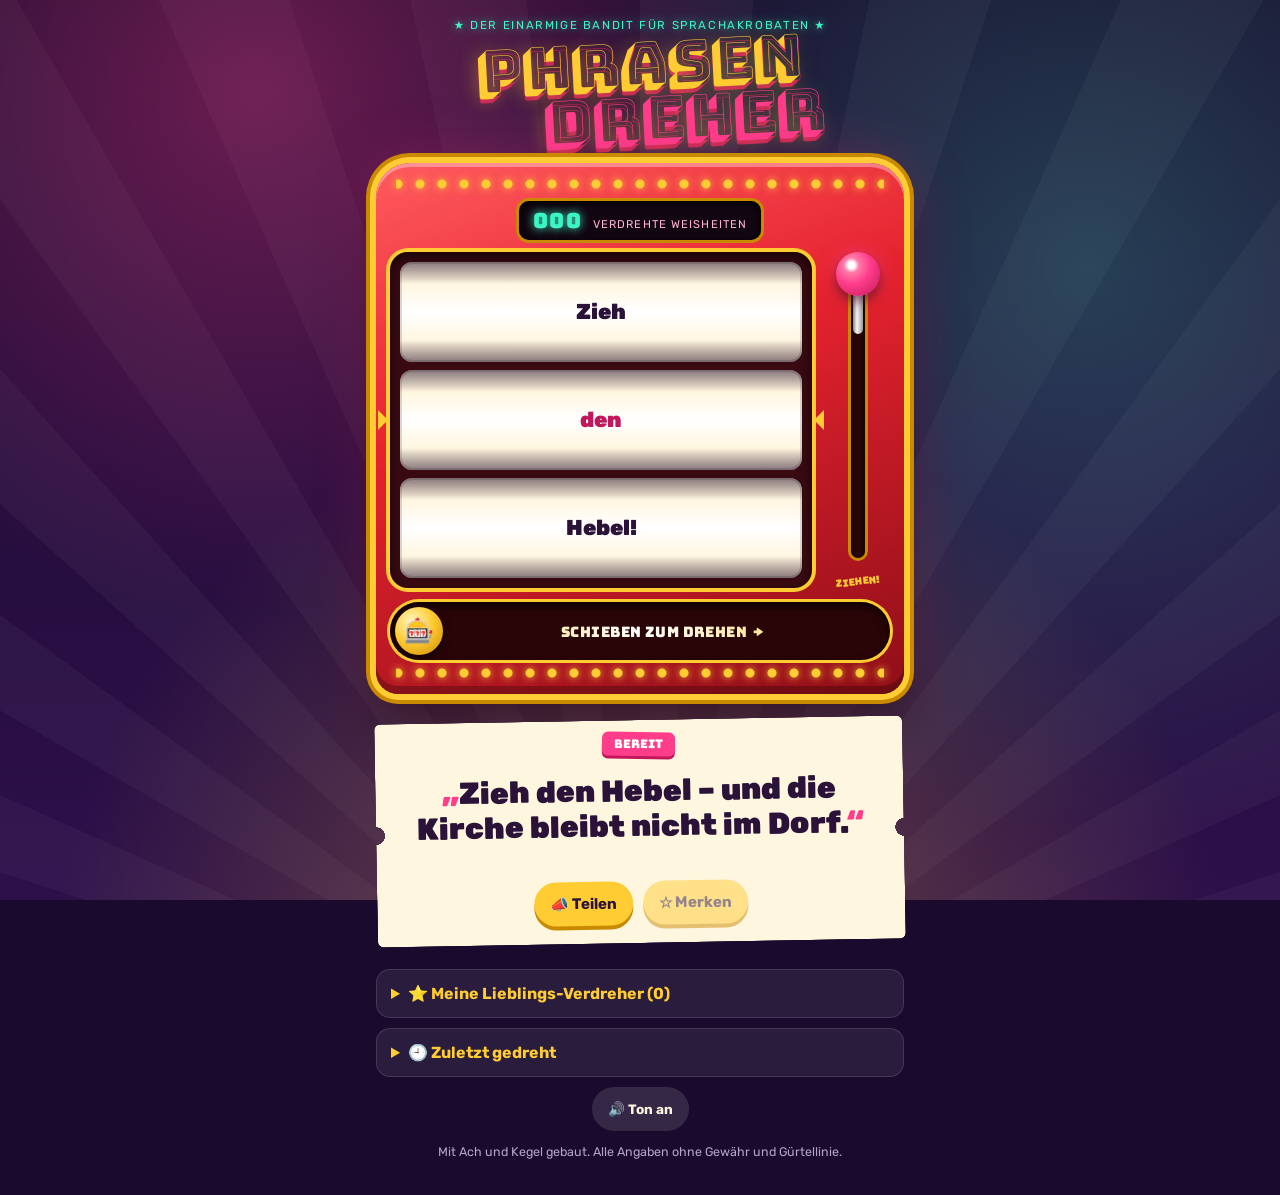
<file: index.html>
<!doctype html>
<html lang="de">
<head>
  <meta charset="utf-8">
  <meta name="viewport" content="width=device-width, initial-scale=1, viewport-fit=cover">
  <title>Phrasendreher</title>
  <meta name="description" content="Der einarmige Bandit für verdrehte Redewendungen. Hebel ziehen, Weisheit gewinnen.">
  <meta name="theme-color" content="#1a0b2e">
  <meta property="og:title" content="Phrasendreher – der Redewendungs-Automat">
  <meta property="og:description" content="Hebel ziehen, verdrehte Weisheit gewinnen. Da muss man die Küche im Dorf lassen!">
  <link rel="icon" href="data:image/svg+xml,<svg xmlns='http://www.w3.org/2000/svg' viewBox='0 0 100 100'><text y='.9em' font-size='90'>🎰</text></svg>">
  <link rel="preconnect" href="https://fonts.googleapis.com">
  <link rel="preconnect" href="https://fonts.gstatic.com" crossorigin>
  <link href="https://fonts.googleapis.com/css2?family=Bungee&family=Bungee+Shade&family=Rubik:wght@500;700;900&display=swap" rel="stylesheet">
  <link rel="stylesheet" href="style.css">
</head>
<body>
  <div class="sky" aria-hidden="true"></div>

  <header class="marquee">
    <p class="kicker">★ Der einarmige Bandit für Sprachakrobaten ★</p>
    <h1><span>Phrasen</span><span>dreher</span></h1>
  </header>

  <main>
    <section class="machine" aria-label="Spielautomat">
      <div class="bulbs bulbs-top" aria-hidden="true"></div>
      <div class="cabinet">
        <div class="display">
          <span class="led" id="counter">000</span>
          <span class="display-label">verdrehte Weisheiten</span>
        </div>

        <div class="reels-and-lever">
          <div class="reels" id="reels" aria-hidden="true">
            <div class="reel"><div class="strip"></div></div>
            <div class="reel"><div class="strip"></div></div>
            <div class="reel"><div class="strip"></div></div>
            <div class="payline"></div>
          </div>

          <div class="lever" id="lever" role="button" tabindex="0" aria-label="Hebel ziehen – neue Redewendung drehen">
            <div class="lever-slot"></div>
            <div class="lever-arm" id="leverArm">
              <div class="lever-stick"></div>
              <div class="lever-knob"></div>
            </div>
            <span class="lever-hint">ziehen!</span>
          </div>
        </div>

        <div class="slider" id="slider" role="button" tabindex="0" aria-label="Zum Drehen schieben">
          <span class="slider-text">Schieben zum Drehen&nbsp;→</span>
          <div class="slider-thumb" id="sliderThumb">🎰</div>
        </div>
      </div>
      <div class="bulbs bulbs-bottom" aria-hidden="true"></div>
    </section>

    <section class="result" id="result" aria-live="polite">
      <div class="ticket" id="ticket">
        <p class="badge" id="badge">Bereit</p>
        <blockquote id="phrase">Zieh den Hebel – und die Kirche bleibt nicht im Dorf.</blockquote>
        <p class="sources" id="sources"></p>
        <div class="actions">
          <button type="button" id="shareBtn">📣 Teilen</button>
          <button type="button" id="favBtn" aria-pressed="false">☆ Merken</button>
        </div>
      </div>
    </section>

    <section class="collection">
      <details id="favDetails">
        <summary>⭐ Meine Lieblings-Verdreher <span id="favCount">(0)</span></summary>
        <ul id="favList" class="list"></ul>
        <p class="empty" id="favEmpty">Noch nichts gemerkt. Das ist ja allerunterste Gürtellinie!</p>
      </details>
      <details>
        <summary>🕘 Zuletzt gedreht</summary>
        <ul id="historyList" class="list"></ul>
      </details>
    </section>
  </main>

  <footer>
    <button type="button" id="soundBtn" class="sound" aria-pressed="true">🔊 Ton an</button>
    <p>Mit Ach und Kegel gebaut. Alle Angaben ohne Gewähr und Gürtellinie.</p>
  </footer>

  <canvas id="confetti" aria-hidden="true"></canvas>
  <div class="toast" id="toast" role="status"></div>

  <script src="redewendungen.js"></script>
  <script src="dreher.js"></script>
  <script src="app.js"></script>
</body>
</html>
</file>
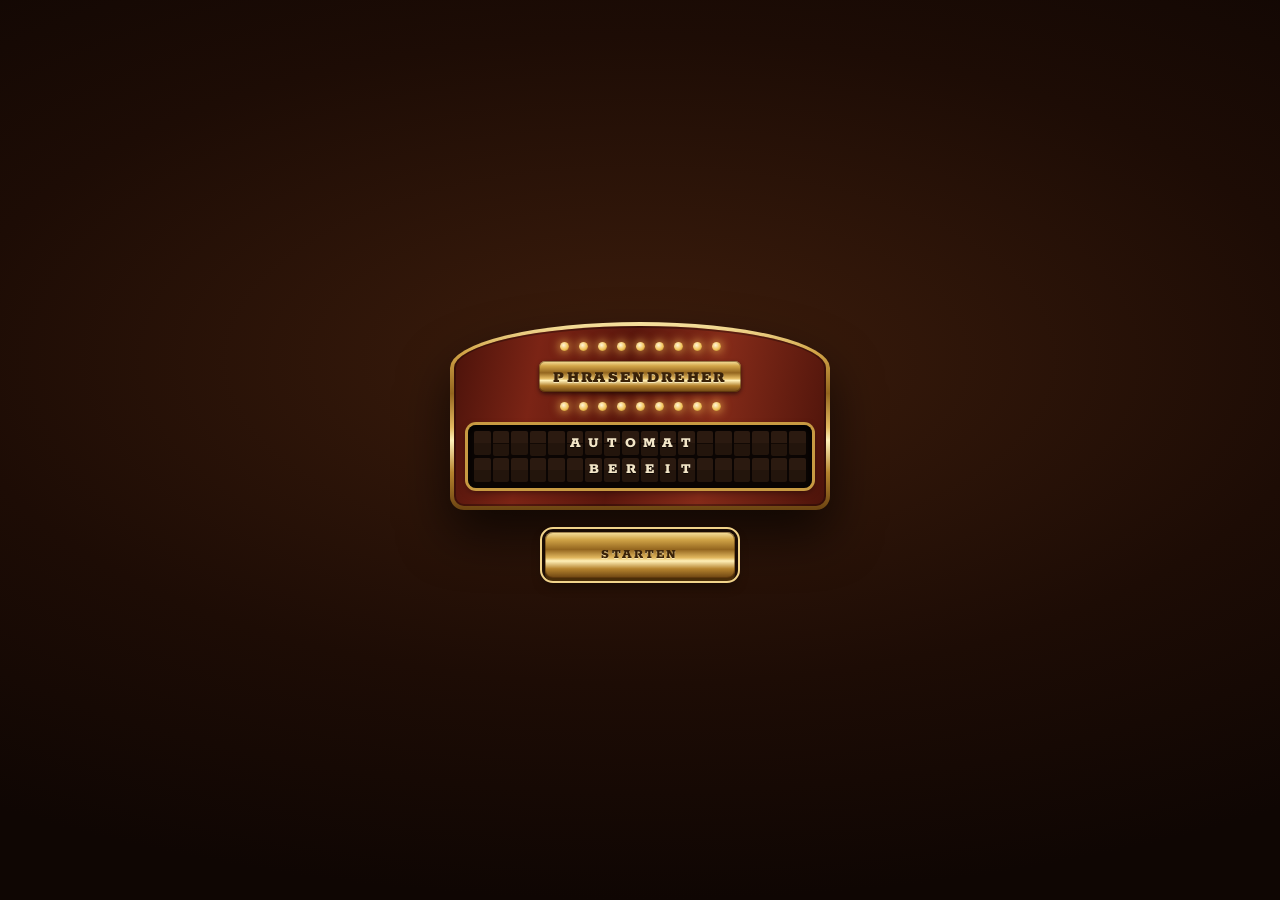
<file: public/index.html>
<!doctype html>
<html lang="de">
<head>
  <meta charset="utf-8">
  <meta name="viewport" content="width=device-width, initial-scale=1, viewport-fit=cover">
  <title>Phrasendreher</title>
  <meta name="description" content="Der einarmige Bandit für verdrehte Redewendungen. Hebel ziehen, Weisheit gewinnen.">
  <meta name="theme-color" content="#1a0a05">
  <meta property="og:title" content="Phrasendreher">
  <meta property="og:description" content="Der einarmige Bandit für verdrehte Redewendungen.">
  <link rel="icon" href="data:image/svg+xml,<svg xmlns='http://www.w3.org/2000/svg' viewBox='0 0 100 100'><rect x='8' y='8' width='84' height='84' rx='14' fill='%235a1a10' stroke='%23d9a945' stroke-width='6'/><path d='M50 22 64 50 50 78 36 50Z' fill='%23b3261e'/></svg>">
  <link rel="preconnect" href="https://fonts.googleapis.com">
  <link rel="preconnect" href="https://fonts.gstatic.com" crossorigin>
  <link href="https://fonts.googleapis.com/css2?family=Rokkitt:wght@500;700;800;900&family=Libre+Caslon+Text:ital@0;1&display=swap" rel="stylesheet">
  <link rel="stylesheet" href="style.css">
</head>
<body>
  <!-- Ladebildschirm: steht sofort; loader.js zeigt den Fortschritt, machine3d.js meldet sich, sobald der Automat fertig ist.
       Dann erscheint „Starten“: der Druck darauf schaltet den Ton frei, danach fliegt die Kamera zum Automaten. -->
  <div class="loader" id="loader" role="status">
    <div class="loader-marquee">
      <div class="loader-bulbs" aria-hidden="true"><i></i><i></i><i></i><i></i><i></i><i></i><i></i><i></i><i></i></div>
      <div class="loader-plate">Phrasendreher</div>
      <div class="loader-bulbs" aria-hidden="true"><i></i><i></i><i></i><i></i><i></i><i></i><i></i><i></i><i></i></div>
      <!-- Sichtfenster mit Fallblattanzeige statt Walzen -->
      <div class="flap-board" aria-hidden="true"></div>
    </div>
    <button type="button" class="button brass loader-start" id="startBtn" hidden>Starten</button>
    <p class="sr-only" id="loaderNote">Der Automat wird geladen …</p>
  </div>
  <script src="loader.js"></script>
  <div class="bokeh" id="bokeh" aria-hidden="true"></div>
  <canvas class="confetti" id="confetti" aria-hidden="true"></canvas>

  <header class="top">
    <button type="button" class="sound" id="soundBtn" aria-pressed="true" aria-label="Ton" title="Ton aus">
      <svg viewBox="0 0 24 24" width="22" height="22" aria-hidden="true" fill="none" stroke="currentColor" stroke-width="1.8" stroke-linecap="round" stroke-linejoin="round">
        <path d="M4 9.5h3.5L12 5.5v13l-4.5-4H4z" fill="currentColor" stroke-width="1.4"/>
        <g class="on"><path d="M15.5 9a4 4 0 0 1 0 6"/><path d="M18 6.5a7.5 7.5 0 0 1 0 11"/></g>
        <g class="off"><path d="M16 9.5l5 5M21 9.5l-5 5"/></g>
      </svg>
    </button>
  </header>

  <main>
    <h1 class="sr-only">Phrasendreher</h1>
    <div class="machine">
      <!-- Der Automat: Render aus Blender, Walzen und Hebel live gezeichnet (machine3d.js, Modell in blender/) -->
      <div class="lever" id="lever" role="button" tabindex="0" aria-label="Hebel ziehen – neue Redewendung drehen"></div>
    </div>

    <p class="sr-only" id="phrase" aria-live="polite"></p>

    <div class="actions hidden" id="actions">
      <button type="button" class="button brass" id="shareBtn">Teilen</button>
      <button type="button" class="button brass" id="favBtn" aria-pressed="false">Merken</button>
    </div>

    <section class="archive">
      <div class="tabs" role="tablist">
        <button type="button" role="tab" class="tab" id="tabFav" aria-selected="true" aria-controls="favPanel">Gemerkt <span id="favCount"></span></button>
        <button type="button" role="tab" class="tab" id="tabHist" aria-selected="false" aria-controls="histPanel">Zuletzt</button>
      </div>
      <div id="favPanel" role="tabpanel">
        <ol class="list" id="favList"></ol>
        <p class="empty" id="favEmpty">Noch nichts gemerkt. Da liegt der Hase im Kettenhemd.</p>
      </div>
      <div id="histPanel" role="tabpanel" hidden>
        <ol class="list" id="historyList"></ol>
        <p class="empty" id="histEmpty">Noch nichts gedreht.</p>
      </div>
    </section>
  </main>

  <footer>Alle Weisheiten ohne Gewähr</footer>

  <div class="toast" id="toast" role="status"></div>

  <script src="redewendungen.js"></script>
  <script src="dreher.js"></script>
  <script src="app.js"></script>
  <script type="importmap">{ "imports": { "three": "./vendor/three.module.min.js" } }</script>
  <script type="module" src="machine3d.js"></script>
</body>
</html>
</file>
<file: style.css>
:root {
  --night: #1a0b2e;
  --night-2: #2d0f4a;
  --pink: #ff3d8b;
  --pink-deep: #c2185b;
  --gold: #ffcc33;
  --gold-deep: #c98a00;
  --cream: #fff6e0;
  --ink: #2a1238;
  --mint: #3df5c4;
  --red: #e5232f;
  --red-deep: #8f0e18;
  --item-h: 92px;
  color-scheme: dark;
}

* { box-sizing: border-box; }

html { -webkit-text-size-adjust: 100%; overflow-x: clip; }

body {
  margin: 0;
  min-height: 100svh;
  font-family: "Rubik", system-ui, sans-serif;
  color: var(--cream);
  background: var(--night);
  overflow-x: hidden;
  -webkit-tap-highlight-color: transparent;
}

.sky {
  position: fixed;
  inset: 0;
  z-index: -1;
  background:
    radial-gradient(circle at 20% 10%, rgba(255, 61, 139, .35), transparent 40%),
    radial-gradient(circle at 85% 30%, rgba(61, 245, 196, .22), transparent 45%),
    radial-gradient(circle at 50% 110%, rgba(255, 204, 51, .3), transparent 50%),
    repeating-conic-gradient(from 0deg at 50% 120%, rgba(255,255,255,.035) 0 6deg, transparent 6deg 12deg),
    linear-gradient(180deg, var(--night), var(--night-2));
}

main, header, footer {
  width: min(560px, 100%);
  margin: 0 auto;
  padding: 0 16px;
}

/* ---------- Titel ---------- */
.marquee { text-align: center; padding-top: max(18px, env(safe-area-inset-top)); }

.kicker {
  margin: 0 0 4px;
  font-size: .72rem;
  letter-spacing: .14em;
  text-transform: uppercase;
  color: var(--mint);
  text-shadow: 0 0 8px rgba(61, 245, 196, .7);
}

h1 {
  margin: 0;
  font-family: "Bungee Shade", "Bungee", cursive;
  font-weight: 400;
  font-size: clamp(2.2rem, 12vw, 3.6rem);
  line-height: .95;
  color: var(--gold);
  text-shadow: 0 0 18px rgba(255, 204, 51, .55), 0 4px 0 var(--pink-deep);
  transform: rotate(-3deg);
}
h1 span { display: block; }
h1 span:last-child { color: var(--pink); transform: translateX(8%); animation: wobble 3.2s ease-in-out infinite; }

@keyframes wobble {
  0%, 100% { transform: translateX(8%) rotate(0); }
  50% { transform: translateX(8%) rotate(4deg); }
}

/* ---------- Automat ---------- */
.machine {
  position: relative;
  margin-top: 18px;
  padding: 14px 10px;
  border-radius: 34px 34px 22px 22px;
  background: linear-gradient(160deg, #ff5a5f, var(--red) 40%, var(--red-deep));
  box-shadow:
    inset 0 4px 0 rgba(255,255,255,.35),
    inset 0 -8px 0 rgba(0,0,0,.25),
    0 0 0 6px var(--gold),
    0 0 0 10px var(--gold-deep),
    0 24px 50px rgba(0,0,0,.55),
    0 0 60px rgba(255, 61, 139, .35);
}

.bulbs {
  height: 14px;
  margin: 0 10px;
  background-image: radial-gradient(circle, var(--gold) 0 4px, rgba(255,204,51,.0) 5px);
  background-size: 22px 14px;
  background-position: center;
  filter: drop-shadow(0 0 4px var(--gold));
  animation: blink 0.9s steps(2) infinite;
}
.bulbs-bottom { animation-delay: .45s; }
.machine.spinning .bulbs { animation-duration: .25s; }

@keyframes blink { 50% { opacity: .35; } }

.cabinet { padding: 10px 4px 6px; }

.display {
  display: flex;
  align-items: baseline;
  justify-content: center;
  gap: 10px;
  margin: 0 auto 12px;
  padding: 6px 14px;
  width: fit-content;
  border-radius: 10px;
  background: #120612;
  box-shadow: inset 0 2px 8px #000, 0 0 0 3px var(--gold-deep);
}
.led {
  font-family: "Bungee", monospace;
  font-size: 1.3rem;
  color: var(--mint);
  text-shadow: 0 0 10px var(--mint);
  letter-spacing: .08em;
}
.display-label { font-size: .7rem; text-transform: uppercase; letter-spacing: .1em; color: #ffb3d1; }

.reels-and-lever { display: flex; gap: 8px; align-items: stretch; }

.reels {
  position: relative;
  flex: 1;
  min-width: 0;
  display: grid;
  gap: 8px;
  padding: 10px;
  border-radius: 18px;
  background: #3a0a12;
  box-shadow: inset 0 6px 14px rgba(0,0,0,.6), 0 0 0 4px var(--gold);
}

.reel {
  position: relative;
  height: var(--item-h);
  overflow: hidden;
  border-radius: 12px;
  background: linear-gradient(180deg, #d9cdb4, var(--cream) 22%, #fff 50%, var(--cream) 78%, #d9cdb4);
  box-shadow: inset 0 0 0 2px rgba(0,0,0,.15);
}
.reel::before, .reel::after {
  content: "";
  position: absolute;
  left: 0; right: 0;
  height: 22px;
  z-index: 2;
  pointer-events: none;
}
.reel::before { top: 0; background: linear-gradient(rgba(42,18,56,.45), transparent); }
.reel::after { bottom: 0; background: linear-gradient(transparent, rgba(42,18,56,.45)); }

.strip { will-change: transform; }
.strip.blur { filter: blur(1.6px); }

.item {
  height: var(--item-h);
  display: flex;
  align-items: center;
  justify-content: center;
  padding: 0 12px;
  text-align: center;
  font-weight: 900;
  font-size: clamp(1rem, 4.8vw, 1.35rem);
  line-height: 1.15;
  color: var(--ink);
  overflow: hidden;
}
.item.small { font-size: clamp(.85rem, 3.9vw, 1.1rem); }
.item.empty { font-family: "Bungee", cursive; color: var(--pink); font-size: 2rem; }
.reel:nth-child(2) .item { color: var(--pink-deep); }

.reel.landed { animation: thunk .28s ease-out; }
@keyframes thunk {
  0% { transform: translateY(-4px); }
  60% { transform: translateY(3px); }
  100% { transform: none; }
}

.payline {
  position: absolute;
  left: -6px; right: -6px;
  top: 50%;
  pointer-events: none;
}
.payline::before, .payline::after {
  content: "";
  position: absolute;
  top: -10px;
  border: 10px solid transparent;
}
.payline::before { left: -6px; border-left-color: var(--gold); }
.payline::after { right: -6px; border-right-color: var(--gold); }

/* ---------- Hebel ---------- */
.lever {
  position: relative;
  width: 54px;
  flex: 0 0 54px;
  touch-action: none;
  cursor: grab;
  outline: none;
}
.lever:focus-visible .lever-knob { box-shadow: 0 0 0 4px var(--mint); }
.lever-slot {
  position: absolute;
  left: 50%;
  top: 16px;
  bottom: 30px;
  width: 14px;
  transform: translateX(-50%);
  border-radius: 8px;
  background: #2a0508;
  box-shadow: inset 0 3px 6px #000, 0 0 0 3px var(--gold-deep);
}
.lever-arm {
  position: absolute;
  left: 50%;
  top: 0;
  width: 0;
  height: 100%;
  will-change: transform;
}
.lever-stick {
  position: absolute;
  left: -5px;
  top: 30px;
  width: 10px;
  height: 52px;
  border-radius: 5px;
  background: linear-gradient(90deg, #888, #f5f5f5 40%, #999);
}
.lever-knob {
  position: absolute;
  left: -22px;
  top: 0;
  width: 44px;
  height: 44px;
  border-radius: 50%;
  background: radial-gradient(circle at 35% 30%, #fff 0 8%, #ff7aa8 18%, var(--pink) 45%, var(--pink-deep) 100%);
  box-shadow: 0 6px 12px rgba(0,0,0,.45), 0 0 18px rgba(255,61,139,.7);
}
.lever-hint {
  position: absolute;
  bottom: 0;
  left: 50%;
  transform: translateX(-50%) rotate(-6deg);
  font-family: "Bungee", cursive;
  font-size: .62rem;
  color: var(--gold);
  white-space: nowrap;
  animation: nudge 1.6s ease-in-out infinite;
}
@keyframes nudge { 50% { transform: translateX(-50%) translateY(-3px) rotate(4deg); } }
.lever.used .lever-hint { display: none; }

/* ---------- Slider ---------- */
.slider {
  position: relative;
  margin-top: 14px;
  height: 58px;
  border-radius: 30px;
  background: #2a0508;
  box-shadow: inset 0 4px 10px rgba(0,0,0,.7), 0 0 0 3px var(--gold);
  touch-action: none;
  user-select: none;
  -webkit-user-select: none;
  overflow: hidden;
  outline: none;
}
.slider:focus-visible { box-shadow: inset 0 4px 10px rgba(0,0,0,.7), 0 0 0 3px var(--mint); }
.slider-text {
  position: absolute;
  inset: 0;
  display: grid;
  place-items: center;
  padding-left: 46px;
  font-family: "Bungee", cursive;
  font-size: .9rem;
  letter-spacing: .03em;
  background: linear-gradient(90deg, #ffcc33 0%, #fff 20%, #ffcc33 40%, #ffcc33 100%);
  background-size: 250% 100%;
  -webkit-background-clip: text;
  background-clip: text;
  color: transparent;
  animation: shine 2.2s linear infinite;
}
@keyframes shine { from { background-position: 100% 0; } to { background-position: -150% 0; } }
.slider-thumb {
  position: absolute;
  top: 5px;
  left: 5px;
  width: 48px;
  height: 48px;
  display: grid;
  place-items: center;
  font-size: 1.5rem;
  border-radius: 50%;
  background: radial-gradient(circle at 35% 30%, #fff6c2, var(--gold) 45%, var(--gold-deep));
  box-shadow: 0 4px 10px rgba(0,0,0,.5);
  cursor: grab;
  will-change: transform;
}
.machine.spinning .slider, .machine.spinning .lever { cursor: progress; }

/* ---------- Ergebnis ---------- */
.result { margin-top: 26px; }

.ticket {
  position: relative;
  padding: 46px 18px 18px;
  color: var(--ink);
  background: var(--cream);
  border-radius: 6px;
  transform: rotate(-1deg);
  box-shadow: 0 14px 30px rgba(0,0,0,.45);
  -webkit-mask: radial-gradient(circle 9px at 0 50%, transparent 98%, #000) left / 51% 100% no-repeat,
                radial-gradient(circle 9px at 100% 50%, transparent 98%, #000) right / 51% 100% no-repeat;
  mask: radial-gradient(circle 9px at 0 50%, transparent 98%, #000) left / 51% 100% no-repeat,
        radial-gradient(circle 9px at 100% 50%, transparent 98%, #000) right / 51% 100% no-repeat;
}
.ticket.pop { animation: pop .45s cubic-bezier(.2, 1.6, .4, 1); }
@keyframes pop {
  0% { transform: rotate(-1deg) scale(.9); }
  100% { transform: rotate(-1deg) scale(1); }
}

.badge {
  position: absolute;
  top: 12px;
  left: 50%;
  transform: translateX(-50%) rotate(2deg);
  margin: 0;
  padding: 4px 12px;
  font-family: "Bungee", cursive;
  font-size: .75rem;
  white-space: nowrap;
  color: #fff;
  background: var(--pink);
  border-radius: 6px;
  box-shadow: 0 3px 0 var(--pink-deep);
}
.badge.jackpot { background: var(--gold); color: var(--ink); box-shadow: 0 3px 0 var(--gold-deep); }

blockquote {
  margin: 8px 0 10px;
  font-size: clamp(1.35rem, 6.4vw, 1.9rem);
  font-weight: 900;
  line-height: 1.15;
  text-align: center;
  text-wrap: balance;
}
blockquote::before { content: "„"; color: var(--pink); }
blockquote::after { content: "“"; color: var(--pink); }

.sources {
  margin: 0 0 14px;
  min-height: 1em;
  font-size: .82rem;
  font-weight: 500;
  text-align: center;
  color: #6b4a78;
}

.actions { display: flex; gap: 10px; justify-content: center; }
.actions button, .sound {
  font: 700 .95rem "Rubik", sans-serif;
  padding: 10px 16px;
  min-height: 44px;
  border: 0;
  border-radius: 999px;
  cursor: pointer;
  color: var(--ink);
  background: var(--gold);
  box-shadow: 0 4px 0 var(--gold-deep);
  transition: transform .1s;
}
.actions button:active, .sound:active { transform: translateY(3px); box-shadow: 0 1px 0 var(--gold-deep); }
.actions button[aria-pressed="true"] { background: var(--pink); color: #fff; box-shadow: 0 4px 0 var(--pink-deep); }
.actions button:disabled { opacity: .5; cursor: default; }

/* ---------- Listen ---------- */
.collection { margin: 26px 0 10px; display: grid; gap: 10px; }
details {
  border-radius: 14px;
  background: rgba(255,255,255,.07);
  border: 1px solid rgba(255,255,255,.12);
  padding: 4px 14px;
}
summary {
  cursor: pointer;
  padding: 10px 0;
  font-weight: 700;
  color: var(--gold);
}
.list { list-style: none; margin: 0; padding: 0 0 8px; }
.list li {
  display: flex;
  gap: 8px;
  align-items: center;
  justify-content: space-between;
  padding: 8px 0;
  border-top: 1px dashed rgba(255,255,255,.15);
  font-weight: 500;
}
.list li button {
  flex: none;
  border: 0;
  background: none;
  color: #ffb3d1;
  font-size: 1.1rem;
  min-width: 36px;
  min-height: 36px;
  cursor: pointer;
}
.empty { margin: 0 0 10px; font-size: .9rem; color: #c9b3d6; }
.empty[hidden] { display: none; }

footer {
  text-align: center;
  padding-bottom: max(24px, env(safe-area-inset-bottom));
  font-size: .78rem;
  color: #b9a3c9;
}
.sound { background: rgba(255,255,255,.12); color: var(--cream); box-shadow: none; font-size: .85rem; }

/* ---------- Effekte ---------- */
#confetti { position: fixed; inset: 0; width: 100%; height: 100%; pointer-events: none; z-index: 10; }

.toast {
  position: fixed;
  left: 50%;
  bottom: max(20px, env(safe-area-inset-bottom));
  transform: translate(-50%, 140%);
  padding: 10px 18px;
  border-radius: 999px;
  background: var(--mint);
  color: var(--ink);
  font-weight: 700;
  visibility: hidden;
  transition: transform .3s cubic-bezier(.2, 1.4, .4, 1), visibility 0s .3s;
  z-index: 11;
  max-width: calc(100% - 32px);
  text-align: center;
}
.toast.show { transform: translate(-50%, 0); visibility: visible; transition-delay: 0s; }

.machine.shake { animation: shake .4s; }
@keyframes shake {
  20% { transform: translateX(-4px) rotate(-.6deg); }
  40% { transform: translateX(4px) rotate(.6deg); }
  60% { transform: translateX(-3px); }
  80% { transform: translateX(2px); }
}

@media (min-width: 520px) {
  :root { --item-h: 100px; }
  .reels-and-lever { gap: 14px; }
  .lever { width: 64px; flex-basis: 64px; }
}

@media (prefers-reduced-motion: reduce) {
  *, *::before, *::after { animation: none !important; transition: none !important; }
}
</file>
<file: public/style.css>
:root {
  --cream: #f3e6c8;
  --red: #b3261e;
  --text: #f4e7cc;
  --muted: #b39a78;
  --brass: linear-gradient(180deg, #f8e3a2 0%, #d2a548 16%, #94661f 38%, #e2b85f 56%, #fff0b8 63%, #b5832e 80%, #6b4311 100%);
  --brass-h: linear-gradient(90deg, #6b4311 0%, #c79a3f 18%, #fbe6a6 40%, #d8ac52 58%, #8c5d1b 82%, #e6c26e 100%);
  --serif: "Libre Caslon Text", Georgia, serif;
  --slab: "Rokkitt", "Rockwell", Georgia, serif;
  color-scheme: dark;
}

* { box-sizing: border-box; }

html { -webkit-text-size-adjust: 100%; overflow-x: clip; }

body {
  margin: 0;
  min-height: 100svh;
  display: flex;
  flex-direction: column;
  font-family: var(--serif);
  color: var(--text);
  background:
    radial-gradient(ellipse 90% 60% at 50% 30%, #3d1d0c 0%, #1d0c05 60%, #0f0603 100%);
  -webkit-tap-highlight-color: transparent;
}

/* ---------- Ladebildschirm ----------
   Ein kleiner Automat: Mahagoni-Schild im Messingrahmen, Fortschritts-Birnen, im Fenster eine Fallblattanzeige. */
.loader {
  position: fixed;
  inset: 0;
  z-index: 50;
  display: flex;
  flex-direction: column;
  align-items: center;
  justify-content: center;
  gap: 22px;
  padding: 24px;
  background: radial-gradient(ellipse 90% 60% at 50% 40%, #3d1d0c 0%, #1d0c05 60%, #0f0603 100%);
  transition: opacity .45s ease-out, visibility 0s linear .45s;
}
.loader.done { opacity: 0; visibility: hidden; }
.loader-marquee {
  display: grid;
  justify-items: center;
  gap: 10px;
  width: min(380px, 94vw);
  padding: 16px 14px 18px;
  border: 4px solid transparent;
  border-radius: 50% 50% 14px 14px / 46px 46px 14px 14px;
  background:
    linear-gradient(100deg, #4a120a 0%, #7b2415 22%, #5a170d 45%, #852b19 68%, #4c130a 100%) padding-box,
    var(--brass) border-box;
  box-shadow: 0 24px 50px rgba(0, 0, 0, .65), inset 0 0 0 2px rgba(0, 0, 0, .3);
}
.loader-plate {
  padding: 7px 14px 5px;
  border-radius: 6px;
  background: var(--brass);
  font: 900 1.05rem var(--slab);
  letter-spacing: .14em;
  text-transform: uppercase;
  color: #3a2208;
  text-shadow: 0 1px 0 rgba(255, 244, 205, .75);
  box-shadow: 0 2px 4px rgba(0, 0, 0, .55), inset 0 0 0 1px rgba(80, 45, 8, .55);
}
.loader-bulbs { display: flex; gap: 10px; }
.loader-bulbs i {
  width: 9px;
  height: 9px;
  border-radius: 50%;
  background: radial-gradient(circle at 40% 35%, #fff6d8, #f1c25a 55%, #9a6418);
  opacity: .25;
  transition: opacity .25s, box-shadow .25s;
}
/* Fortschritt: leuchtende Birnen von links, die nächste blinkt */
.loader-bulbs i.on { opacity: 1; box-shadow: 0 0 8px 2px rgba(255, 200, 90, .55); }
.loader-bulbs i.next { animation: bulbNext .7s ease-in-out infinite alternate; }
@keyframes bulbNext { to { opacity: .9; box-shadow: 0 0 6px 1px rgba(255, 200, 90, .4); } }
/* Fertig: alle Birnen blinken gemeinsam */
.loader.complete .loader-bulbs i { animation: bulbFlash .3s steps(1, end) 3; }
.loader.failed .loader-bulbs i { animation: none; }
@keyframes bulbFlash { 50% { opacity: .25; box-shadow: none; } }
/* „Starten“: erscheint, sobald alles geladen ist – der Druck darauf schaltet den Ton frei */
.loader-start {
  min-width: 190px;
  animation: startIn .45s ease-out both;
}
.loader-start[hidden] { display: none; }
@keyframes startIn { from { opacity: 0; transform: translateY(6px); } }

/* Fallblattanzeige: dunkle Blätter mit Mittelfuge, cremefarbene Lettern */
.flap-board {
  display: grid;
  grid-template-columns: repeat(18, 1fr);
  gap: 2px;
  width: 100%;
  margin-top: 4px;
  padding: 6px;
  border-radius: 8px;
  background: #0b0503;
  box-shadow: 0 0 0 3px #c89a42, 0 3px 8px rgba(0, 0, 0, .6), inset 0 3px 8px #000;
}
.flap {
  position: relative;
  display: grid;
  place-items: center;
  aspect-ratio: 3 / 4.4;
  overflow: hidden;
  border-radius: 2px;
  background: linear-gradient(180deg, #2b1a10 0 49%, #120904 49% 51%, #23150c 51% 100%);
  font: 800 min(15px, 3.9vw) / 1 var(--slab);
  color: #f3e6c8;
  text-shadow: 0 1px 0 rgba(0, 0, 0, .6);
}
/* Blatt fällt: obere Hälfte klappt nach unten */
.flap.flip::after {
  content: "";
  position: absolute;
  inset: 0 0 50% 0;
  background: linear-gradient(180deg, #3a2416, #1c0f07);
  transform-origin: 50% 100%;
  animation: flap .11s ease-in forwards;
}
@keyframes flap {
  from { transform: perspective(60px) rotateX(0deg); }
  to { transform: perspective(60px) rotateX(-90deg); }
}

/* ---------- Casino-Hintergrund ---------- */
.bokeh {
  position: fixed;
  inset: 0;
  z-index: -1;
  overflow: hidden;
  pointer-events: none;
}
.bokeh span {
  position: absolute;
  border-radius: 50%;
  animation: twinkle var(--d, 6s) ease-in-out infinite alternate;
}
.bokeh::after {
  content: "";
  position: absolute;
  inset: 0;
  background: radial-gradient(ellipse 75% 70% at 50% 40%, transparent 30%, rgba(10, 4, 2, .85) 100%);
}
@keyframes twinkle { to { opacity: .25; transform: scale(.9); } }

main, .top, footer {
  width: min(520px, 100%);
  margin: 0 auto;
  padding: 0 16px;
}
main { flex: 1; }

.sr-only {
  position: absolute;
  overflow: hidden;
  white-space: nowrap;
}
.sr-only { width: 1px; height: 1px; clip: rect(0 0 0 0); }

.top {
  display: flex;
  justify-content: flex-end;
  padding-top: max(8px, env(safe-area-inset-top));
}
/* Lautsprecher-Symbol: mit Schallwellen = Ton an, durchgekreuzt = Ton aus */
.sound {
  display: grid;
  place-items: center;
  width: 44px;
  height: 44px;
  margin-right: -10px;
  padding: 0;
  color: var(--muted);
  background: none;
  border: 0;
  border-radius: 50%;
  cursor: pointer;
  transition: color .2s;
}
.sound:hover, .sound:focus-visible { color: #f1d38a; outline: none; }
.sound:focus-visible { box-shadow: 0 0 0 2px #f1d38a; }
.sound[aria-pressed="true"] .off, .sound[aria-pressed="false"] .on { display: none; }
.sound[aria-pressed="false"] { opacity: .7; }

/* ---------- Material ---------- */
.brass { background: var(--brass); }

/* Konfetti beim Gewinn: über den Casino-Lichtern, aber hinter Automat und Inhalt */
.confetti {
  position: fixed;
  inset: 0;
  z-index: -1;
  width: 100%;
  height: 100%;
  pointer-events: none;
}

/* ---------- Automat ----------
   Gezeichnet wird der Automat auf einer Leinwand (public/machine3d.js): ein Cycles-Render aus Blender (blender/),
   dazu live die Walzen, der Hebel und das Lauflicht. Das Seitenverhältnis ist das des Renders. */
.machine {
  position: relative;
  aspect-ratio: 1200 / 1584;
  margin: 4px -6px 0;
}

/* Die Leinwand erscheint erst, wenn das erste vollständige Bild steht – vorher bleibt die Fläche leer. */
.machine3d {
  position: absolute;
  inset: 0;
  width: 100%;
  height: 100%;
  pointer-events: none;
  opacity: 0;
  transition: opacity .35s ease-out;
}
.machine3d.ready { opacity: 1; }

/* Grifffläche des Hebels (Lage und Größe setzt machine3d.js passend zum Modell) */
.lever {
  position: absolute;
  z-index: 3;
  top: 0;
  right: 0;
  width: 25%;
  height: 70%;
  touch-action: none;
  user-select: none;
  -webkit-user-select: none;
  cursor: grab;
  outline: none;
  border-radius: 10px;
}
.lever.dragging { cursor: grabbing; }
body.intro .lever { pointer-events: none; }   /* während des Kameraflugs zum Automaten */
body.spinning .lever { cursor: progress; }
.lever:focus-visible { outline: 2px solid #f1d38a; outline-offset: 2px; }

/* Ohne WebGL kein Automat – nur ein Hinweis */
.no-webgl {
  margin: 40px 0;
  font-style: italic;
  text-align: center;
  color: var(--muted);
}

/* Der Automat ruckelt kurz, wenn der Hebel einrastet oder anschlägt – samt Hebel */
.machine.shake { animation: shake .32s cubic-bezier(.3, .7, .4, 1); }
@keyframes shake {
  20% { transform: translate(0, 2px); }
  45% { transform: translate(-1px, -1px); }
  70% { transform: translate(1px, .5px); }
}

/* ---------- Aktionen ---------- */
.actions {
  display: flex;
  justify-content: center;
  gap: 12px;
  margin: 26px 0 0;
  transition: opacity .4s;
}
.actions.hidden { display: none; }
.button {
  min-height: 46px;
  padding: 0 24px;
  font: 800 .85rem var(--slab);
  letter-spacing: .16em;
  text-transform: uppercase;
  color: #3a2208;
  text-shadow: 0 1px 0 rgba(255, 244, 205, .7);
  border: 0;
  border-radius: 8px;
  box-shadow: 0 4px 0 #4a2d08, 0 6px 12px rgba(0, 0, 0, .5), inset 0 0 0 1px rgba(80, 45, 8, .5);
  cursor: pointer;
  transition: transform .08s, box-shadow .08s;
}
.button:active { transform: translateY(3px); box-shadow: 0 1px 0 #4a2d08, 0 2px 6px rgba(0, 0, 0, .5), inset 0 0 0 1px rgba(80, 45, 8, .5); }
.button[aria-pressed="true"] { background: linear-gradient(180deg, #d44a3b, #8f1a10 60%, #5c0905); color: var(--cream); text-shadow: 0 -1px 0 rgba(0, 0, 0, .4); }

/* ---------- Archiv ---------- */
.archive { margin: 28px 0 32px; }
.tabs { display: flex; gap: 24px; border-bottom: 1px solid rgba(226, 184, 95, .3); }
.tab {
  position: relative;
  padding: 12px 0;
  font: 800 .78rem var(--slab);
  letter-spacing: .2em;
  text-transform: uppercase;
  color: var(--muted);
  background: none;
  border: 0;
  cursor: pointer;
}
.tab[aria-selected="true"] { color: #f1d38a; }
.tab[aria-selected="true"]::after {
  content: "";
  position: absolute;
  left: 0; right: 0; bottom: -2px;
  height: 3px;
  background: var(--brass-h);
}
#favCount { color: #e46a5b; }

.list { list-style: none; margin: 0; padding: 0; }
.list li {
  display: flex;
  align-items: center;
  gap: 12px;
  padding: 14px 0;
  border-bottom: 1px solid rgba(226, 184, 95, .14);
}
.list li::before {
  content: "";
  flex: none;
  width: 7px;
  height: 7px;
  background: var(--red);
  transform: rotate(45deg);
}
.list li span { flex: 1; font-size: 1.05rem; line-height: 1.3; }
.list li button {
  flex: none;
  min-width: 40px;
  min-height: 40px;
  font-size: 1rem;
  color: var(--muted);
  background: none;
  border: 0;
  cursor: pointer;
}
.empty { margin: 16px 0 0; font-style: italic; color: var(--muted); }
.empty[hidden] { display: none; }

footer {
  padding-bottom: max(24px, env(safe-area-inset-bottom));
  text-align: center;
  font: 700 .7rem var(--slab);
  letter-spacing: .22em;
  text-transform: uppercase;
  color: #6e5a44;
}

.toast {
  position: fixed;
  left: 50%;
  bottom: max(24px, env(safe-area-inset-bottom));
  max-width: calc(100% - 32px);
  padding: 11px 20px 9px;
  transform: translate(-50%, 16px);
  opacity: 0;
  visibility: hidden;
  font: 800 .8rem var(--slab);
  letter-spacing: .12em;
  text-transform: uppercase;
  color: #3a2208;
  background: var(--brass);
  border-radius: 8px;
  box-shadow: 0 8px 20px rgba(0, 0, 0, .5);
  transition: opacity .3s, transform .3s, visibility 0s .3s;
}
.toast.show { opacity: 1; visibility: visible; transform: translate(-50%, 0); transition-delay: 0s; }

:focus-visible { outline: 2px solid #f1d38a; outline-offset: 3px; }

@media (prefers-reduced-motion: reduce) {
  *, *::before, *::after { animation: none !important; transition: none !important; }
}
</file>
